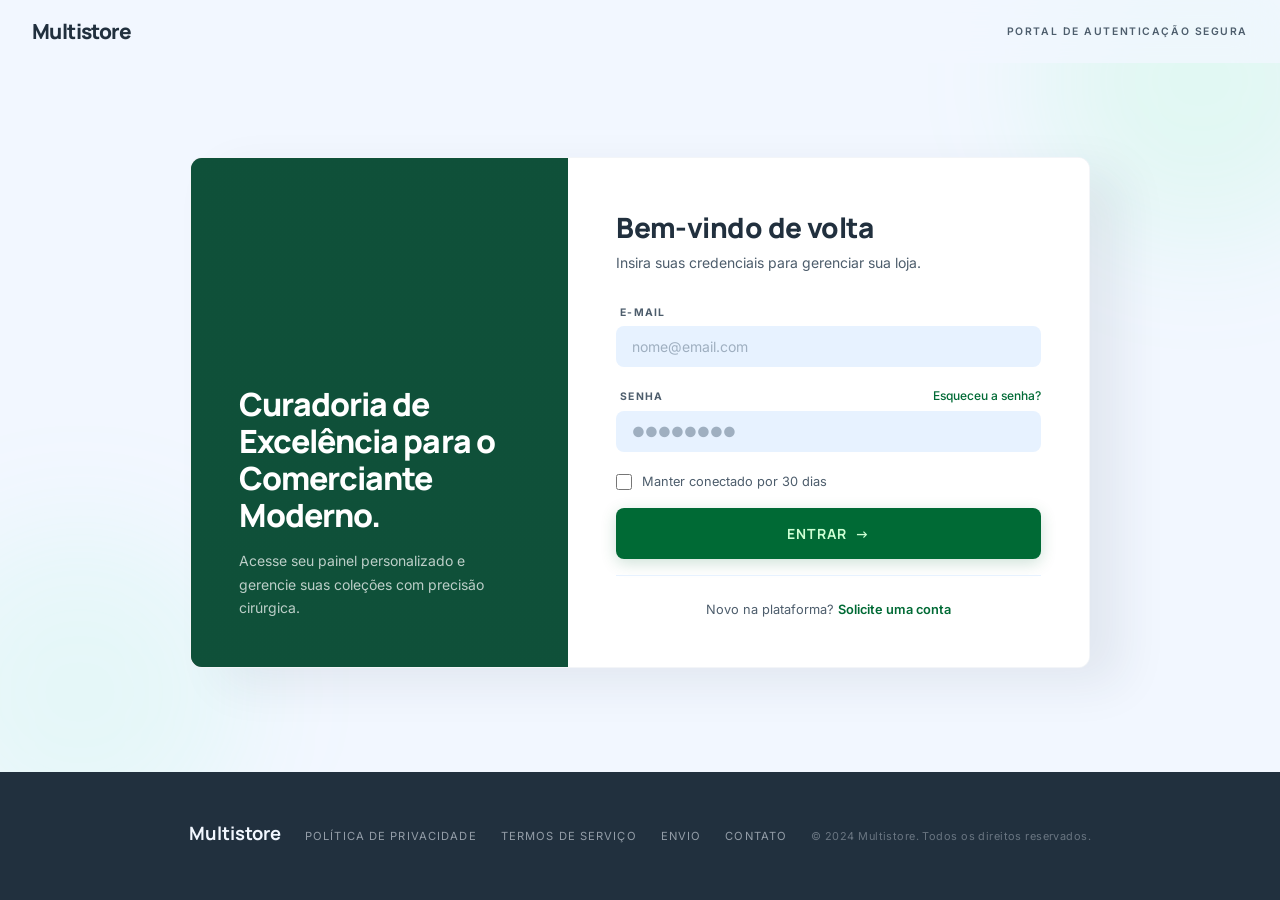
<file: index.html>
<!doctype html>
<html lang="pt-br">
  <head>
    <meta charset="UTF-8" />
    <meta name="viewport" content="width=device-width, initial-scale=1.0" />
    <title>Multistore | Vitrine</title>
    <link
      href="https://fonts.googleapis.com/css2?family=Inter:wght@400;500;600;700;800&display=swap"
      rel="stylesheet"
    />
    <link
      rel="stylesheet"
      href="https://fonts.googleapis.com/css2?family=Material+Symbols+Outlined:opsz,wght,FILL,GRAD@20..48,100..700,0..1,-50..200"
    />
    <link rel="stylesheet" href="css/base.css" />
  </head>
  <body>
    <nav class="barra-navegacao">
      <div class="container-nav">
        <div class="marca-logo">MULTISTORE</div>
        <div class="menu-principal">
          <a href="#" class="link-nav ativo">Início</a>
          <a href="#" class="link-nav">Novidades</a>
          <a href="#" class="link-nav">Sobre</a>
        </div>
        <div class="ferramentas-nav">
          <div class="barra-busca">
            <span class="material-symbols-outlined">search</span>
            <input
              type="text"
              id="input-busca"
              placeholder="Buscar no catálogo"
            />
          </div>
          <div class="icones-usuarios">
            <a href="">
              <span class="material-symbols-outlined">favorite</span>
            </a>
            <a href="/carrinho.html">
              <span class="material-symbols-outlined">shopping_cart</span>
            </a>
            <a href="/perfil.html">
              <span class="material-symbols-outlined">person</span>
            </a>
          </div>
        </div>
      </div>
    </nav>

    <main class="layout-principal">
      <aside class="barra-lateral">
        <div class="lateral-fixa">
          <section class="secao-filtro">
            <h3 class="titulo-secao">Categorias</h3>
            <nav class="lista-categorias">
              <a href="#" class="item-categoria" data-categoria="2">
                <span class="material-symbols-outlined">devices</span>
                Eletronicos
              </a>
              <a href="#" class="item-categoria" data-categoria="1">
                <span class="material-symbols-outlined">apparel</span> Roupas
              </a>
              <a href="#" class="item-categoria" data-categoria="3">
                <span class="material-symbols-outlined">home</span> Moveis
              </a>
              <a href="#" class="item-categoria" data-categoria="4">
                <span class="material-symbols-outlined">footprint</span>
                Calçados
              </a>
              <a href="#" class="item-categoria" data-categoria="5">
                <span class="material-symbols-outlined">category</span> Diversos
              </a>
            </nav>
          </section>

          <section class="secao-filtro">
            <h3 class="titulo-secao">Faixa de Preço</h3>
            <div class="controle-preco">
              <div class="preco-rotulos">
                <span id="preco-min-display">R$ 0</span>
                <span>—</span>
                <span id="preco-max-display">R$ 5.000</span>
              </div>
              <div class="preco-inputs">
                <input
                  type="number"
                  id="preco-min-input"
                  class="preco-input"
                  placeholder="0"
                  value="0"
                  min="0"
                  max="5000"
                />
                <span>até</span>
                <input
                  type="number"
                  id="preco-max-input"
                  class="preco-input"
                  placeholder="5000"
                  value="5000"
                  min="0"
                  max="5000"
                />
              </div>
              <button id="btn-filtrar-preco" class="btn-filtrar-preco">
                Aplicar Filtro
              </button>
            </div>
          </section>
        </div>
      </aside>

      <section class="conteudo-vitrine">
        <div id="produtos-grid"></div>

        <nav class="paginacao">
          <button id="btn-anterior" class="botao-pagina" disabled>
            <span class="material-symbols-outlined">chevron_left</span>
          </button>
          <div class="numeros-pagina">
            <span id="indicador-pagina" class="num-pagina ativo">1</span>
          </div>
          <button id="btn-proximo" class="botao-pagina">
            <span class="material-symbols-outlined">chevron_right</span>
          </button>
        </nav>
      </section>
    </main>

    <footer class="rodape">
      <div class="rodape-inner">
        <span class="rodape-marca">The Precision Merchant</span>
        <div class="rodape-links">
          <a href="#">Política de Privacidade</a>
          <a href="#">Termos de Serviço</a>
          <a href="#">Envio</a>
          <a href="#">Fale Conosco</a>
        </div>
        <span class="rodape-copy"
          >© 2024 The Precision Merchant. Todos os direitos reservados.</span
        >
      </div>
    </footer>

    <script src="js/api/config.js"></script>
    <script src="js/api/produtos.js"></script>
    <script src="js/ui/vitrine.js"></script>
    <script src="js/ui/perfil.js"></script>
  </body>
</html>
</file>
<file: css/base.css>
:root {
  --primario: #006a35;
  --primario-escuro: #005c2d;
  --on-primario: #cdffd4;
  --superficie: #f2f7ff;
  --superficie-brilhante: #ffffff;
  --superficie-container: #d7eaff;
  --superficie-ct-baixo: #e7f2ff;
  --on-superficie: #21303e;
  --on-superficie-var: #4d5d6c;
  --contorno-var: #9fafc0;
  --erro: #b31b25;
  --fonte-corpo: 'Inter', sans-serif;
  --raio: 12px;
  --raio-sm: 8px;
}

* { margin: 0; padding: 0; box-sizing: border-box; }

body {
  font-family: var(--fonte-corpo);
  background-color: var(--superficie);
  color: var(--on-superficie);
}

/* ── NAVBAR ── */
.barra-navegacao {
  background: var(--superficie-brilhante);
  border-bottom: 1px solid var(--contorno-var);
  padding: 1rem 0;
  position: sticky;
  top: 0;
  z-index: 100;
}

.container-nav {
  max-width: 1200px;
  margin: 0 auto;
  display: flex;
  justify-content: space-between;
  align-items: center;
  padding: 0 20px;
}

.marca-logo { font-weight: 800; font-size: 1.5rem; color: var(--primario); }

.menu-principal { display: flex; gap: 25px; }

.link-nav {
  text-decoration: none;
  color: var(--on-superficie);
  font-weight: 500;
  font-size: 0.95rem;
}

.link-nav.ativo { color: var(--primario); font-weight: 700; }

.ferramentas-nav { display: flex; align-items: center; gap: 20px; }

.barra-busca {
  background: var(--superficie-ct-baixo);
  padding: 8px 15px;
  border-radius: 20px;
  display: flex;
  align-items: center;
  gap: 8px;
}

.barra-busca input {
  background: none; border: none; outline: none;
  font-size: 0.9rem; color: var(--on-superficie);
}

.barra-busca input::placeholder { color: var(--on-superficie-var); }

.icones-usuarios { display: flex; gap: 15px; color: var(--on-superficie); }
.icones-usuarios span { cursor: pointer; }
.icones-usuarios span:hover { color: var(--primario); }

/* ── LAYOUT ── */
.layout-principal {
  display: flex;
  max-width: 1200px;
  margin: 40px auto;
  gap: 40px;
  padding: 0 20px;
}

/* ── SIDEBAR ── */
.barra-lateral { width: 200px; flex-shrink: 0; }

.titulo-secao {
  font-size: 0.75rem;
  text-transform: uppercase;
  letter-spacing: 1px;
  color: var(--on-superficie-var);
  margin-bottom: 15px;
}

.secao-filtro { margin-bottom: 28px; }

.lista-categorias {
  display: flex;
  flex-direction: column;
  gap: 4px;
  margin-bottom: 30px;
}

.item-categoria {
  text-decoration: none;
  color: var(--on-superficie);
  display: flex;
  align-items: center;
  gap: 10px;
  padding: 8px 10px;
  border-radius: var(--raio-sm);
  font-size: 0.9rem;
  transition: 0.2s;
}

.item-categoria .material-symbols-outlined { font-size: 18px; color: var(--on-superficie-var); }
.item-categoria.ativa { background: var(--primario); color: white; }
.item-categoria.ativa .material-symbols-outlined { color: white; }
.item-categoria:hover:not(.ativa) { background: var(--superficie-container); }


.conteudo-vitrine { flex: 1; min-width: 0; }


#produtos-grid {
  display: grid;
  grid-template-columns: repeat(3, 1fr);
  gap: 20px;
}


.card-produto {
  background: var(--superficie-brilhante);
  border-radius: var(--raio);
  overflow: hidden;
  box-shadow: 0 4px 6px -1px rgba(0,0,0,0.08);
  transition: transform 0.2s, box-shadow 0.2s;
  display: flex;
  flex-direction: column;
}

.card-produto:hover {
  transform: translateY(-5px);
  box-shadow: 0 10px 15px -3px rgba(0,0,0,0.12);
}

.imagem-produto {
  width: 100%;
  height: 200px;
  object-fit: cover;
  background: var(--superficie-container);
  display: block;
}

.info-produto { padding: 15px; display: flex; flex-direction: column; flex: 1; }

.categoria-produto {
  font-size: 0.68rem;
  text-transform: uppercase;
  letter-spacing: 1px;
  color: var(--primario);
  margin-bottom: 6px;
}

.titulo-produto {
  font-size: 0.95rem;
  font-weight: 600;
  margin-bottom: 8px;
  color: var(--on-superficie);
  line-height: 1.3;
}

.preco-produto {
  font-size: 1.2rem;
  font-weight: 800;
  color: var(--primario);
  margin-top: auto;
  margin-bottom: 12px;
}

.btn-comprar {
  width: 100%;
  padding: 10px;
  background: var(--primario);
  color: white;
  border: none;
  border-radius: var(--raio-sm);
  cursor: pointer;
  font-weight: 600;
  font-size: 0.9rem;
  font-family: var(--fonte-corpo);
  transition: background 0.2s;
}

.btn-comprar:hover { background: var(--primario-escuro); }


.card-produto.destaque {
  grid-column: 1 / -1;      
  position: relative;
  flex-direction: column;
  min-height: 360px;
  overflow: hidden;
  transform: none !important; 
  box-shadow: 0 8px 24px rgba(0,0,0,0.12);
}

.card-produto.destaque .imagem-produto {
  width: 100%;
  height: 360px;
  object-fit: cover;
  display: block;
}


.card-produto.destaque .info-produto {
  position: absolute;
  bottom: 0;
  left: 0;
  right: 0;
  padding: 2rem;
  background: linear-gradient(to top, rgba(0,0,0,0.82) 0%, transparent 100%);
  color: white;
  flex: unset;
  gap: 6px;
}

.card-produto.destaque .categoria-produto {
  color: rgba(255,255,255,0.75);
  font-size: 0.68rem;
  letter-spacing: 2px;
  margin-bottom: 4px;
}

.card-produto.destaque .titulo-produto {
  font-size: 1.5rem;
  font-weight: 700;
  color: white;
  line-height: 1.2;
  margin-bottom: 6px;
}

.card-produto.destaque .preco-produto {
  font-size: 1.15rem;
  font-weight: 800;
  color: white;
  margin: 0;
}

.card-produto.destaque .btn-comprar { display: none; }


.destaque-badge {
  position: absolute;
  top: 16px;
  left: 16px;
  background: var(--primario);
  color: white;
  padding: 5px 14px;
  border-radius: 20px;
  font-size: 10px;
  font-weight: 700;
  letter-spacing: 1.5px;
  text-transform: uppercase;
  z-index: 10;
}


.controle-preco { margin-top: 12px; }

.preco-rotulos {
  display: flex;
  justify-content: space-between;
  align-items: center;
  margin-bottom: 14px;
  font-size: 13px;
  font-weight: 500;
  background: var(--superficie-ct-baixo);
  padding: 8px 12px;
  border-radius: var(--raio-sm);
}

.preco-inputs {
  display: flex;
  align-items: center;
  gap: 8px;
  margin-bottom: 14px;
}

.preco-input {
  flex: 1;
  padding: 9px 8px;
  background: var(--superficie-brilhante);
  border: 1px solid var(--contorno-var);
  border-radius: var(--raio-sm);
  color: var(--on-superficie);
  font-size: 13px;
  text-align: center;
  font-family: var(--fonte-corpo);
}

.preco-input:focus { outline: none; border-color: var(--primario); }
.preco-inputs span { color: var(--on-superficie-var); font-size: 13px; flex-shrink: 0; }

.btn-filtrar-preco {
  width: 100%;
  padding: 11px;
  background: var(--primario);
  color: white;
  border: none;
  border-radius: var(--raio-sm);
  cursor: pointer;
  font-weight: 600;
  font-size: 14px;
  font-family: var(--fonte-corpo);
  transition: all 0.2s;
}

.btn-filtrar-preco:hover { background: var(--primario-escuro); transform: translateY(-1px); }


.paginacao {
  display: flex;
  justify-content: center;
  align-items: center;
  gap: 15px;
  margin-top: 50px;
}

.botao-pagina {
  width: 40px; height: 40px;
  border-radius: 50%;
  border: 1px solid var(--contorno-var);
  background: var(--superficie-brilhante);
  cursor: pointer;
  display: flex;
  align-items: center;
  justify-content: center;
  color: var(--on-superficie);
  transition: 0.2s;
}

.botao-pagina:hover:not(:disabled) { background: var(--superficie-container); border-color: var(--primario); }
.botao-pagina:disabled { opacity: 0.3; cursor: not-allowed; }

.numeros-pagina { display: flex; gap: 8px; }

.num-pagina {
  width: 40px; height: 40px;
  display: flex; align-items: center; justify-content: center;
  border-radius: 50%;
  cursor: pointer;
  color: var(--on-superficie);
  transition: 0.2s;
}

.num-pagina.ativo { background: var(--primario); color: white; }
.num-pagina:hover:not(.ativo) { background: var(--superficie-container); }


.loading, .erro, .vazio {
  grid-column: 1 / -1;
  text-align: center;
  padding: 60px;
  background: var(--superficie-brilhante);
  border-radius: var(--raio);
  color: var(--on-superficie-var);
}

.erro { color: var(--erro); }


.rodape {
  background: #21303e;
  padding: 40px 48px;
  margin-top: auto;
}

.rodape-inner {
  display: flex;
  flex-wrap: wrap;
  align-items: center;
  justify-content: space-between;
  gap: 20px;
  max-width: 1440px;
  margin: 0 auto;
}

.rodape-marca {
  font-family: var(--fonte-titulo);
  font-weight: 700;
  font-size: 17px;
  color: #f2f7ff;
}

.rodape-links {
  display: flex;
  flex-wrap: wrap;
  gap: 20px;
}

.rodape-links a {
  font-size: 10px;
  font-weight: 600;
  letter-spacing: 1.5px;
  text-transform: uppercase;
  color: rgba(242, 247, 255, 0.55);
  text-decoration: none;
  transition: color 0.2s;
}

.rodape-links a:hover { color: var(--primario-fixo); }

.rodape-copy {
  font-size: 10px;
  letter-spacing: 1px;
  text-transform: uppercase;
  color: rgba(242, 247, 255, 0.30);
}



@media (max-width: 480px) {
    .container-nav {
        flex-direction: column;
        gap: 12px;
        padding: 0 12px;
    }
    
    .marca-logo {
        font-size: 1.2rem;
    }
    
    .menu-principal {
        gap: 12px;
        flex-wrap: wrap;
        justify-content: center;
    }
    
    .link-nav {
        font-size: 0.8rem;
    }
    
    .ferramentas-nav {
        flex-direction: column;
        width: 100%;
    }
    
    .barra-busca {
        width: 100%;
        justify-content: space-between;
    }
    
    .barra-busca input {
        flex: 1;
    }
    
    .icones-usuarios {
        justify-content: center;
        gap: 20px;
    }
    
    .layout-principal {
        padding: 0 12px;
        gap: 20px;
    }
    
    .barra-lateral {
        width: 100%;
    }
    
    .titulo-secao {
        font-size: 0.75rem;
    }
    
    .lista-categorias {
        flex-direction: row;
        flex-wrap: wrap;
        gap: 6px;
    }
    
    .item-categoria {
        font-size: 12px;
        padding: 6px 10px;
    }
    
    #produtos-grid {
        grid-template-columns: 1fr;
        gap: 16px;
    }
    
    .card-produto.destaque {
        grid-column: span 1;
    }
    
    .card-produto.destaque .imagem-produto {
        height: 200px;
    }
    
    .produto-destaque {
        flex-direction: column;
        padding: 12px;
    }
    
    .destaque-imagem {
        width: 100%;
        height: 180px;
    }
    
    .destaque-titulo {
        font-size: 18px;
    }
    
    .destaque-preco {
        font-size: 18px;
    }
    
    .btn-destaque {
        width: 100%;
    }
    
    .preco-inputs {
        flex-direction: column;
        gap: 8px;
    }
    
    .preco-input {
        width: 100%;
    }
    
    .paginacao {
        gap: 8px;
    }
    
    .botao-pagina {
        width: 32px;
        height: 32px;
    }
    
    .num-pagina {
        width: 32px;
        height: 32px;
        font-size: 12px;
    }
    
    .vitrine-titulo {
        font-size: 20px;
    }
    
    .vitrine-contador {
        font-size: 11px;
    }
    
    .btn-ordenar {
        font-size: 9px;
        padding: 5px 10px;
    }
}


@media (min-width: 481px) and (max-width: 640px) {
    .container-nav {
        flex-direction: column;
        gap: 12px;
    }
    
    .ferramentas-nav {
        flex-wrap: wrap;
        justify-content: center;
    }
    
    .layout-principal {
        flex-direction: column;
        gap: 24px;
    }
    
    .barra-lateral {
        width: 100%;
    }
    
    .lista-categorias {
        flex-direction: row;
        flex-wrap: wrap;
    }
    
    #produtos-grid {
        grid-template-columns: 1fr;
        gap: 20px;
    }
    
    .card-produto.destaque {
        grid-column: span 1;
    }
    
    .produto-destaque {
        flex-direction: column;
    }
    
    .destaque-imagem {
        width: 100%;
        height: 200px;
    }
}


@media (min-width: 641px) and (max-width: 768px) {
    .container-nav {
        flex-wrap: wrap;
        justify-content: space-between;
    }
    
    .ferramentas-nav {
        width: 100%;
        justify-content: space-between;
    }
    
    .layout-principal {
        flex-direction: column;
        gap: 30px;
    }
    
    .barra-lateral {
        width: 100%;
    }
    
    .lista-categorias {
        flex-direction: row;
        flex-wrap: wrap;
        gap: 10px;
    }
    
    #produtos-grid {
        grid-template-columns: repeat(2, 1fr);
        gap: 20px;
    }
    
    .card-produto.destaque {
        grid-column: span 1;
    }
    
    .produto-destaque {
        flex-direction: row;
    }
    
    .destaque-imagem {
        width: 45%;
        height: 200px;
    }
}


@media (min-width: 769px) and (max-width: 900px) {
    .container-nav {
        padding: 0 20px;
    }
    
    .layout-principal {
        gap: 30px;
        padding: 0 20px;
    }
    
    .barra-lateral {
        width: 220px;
    }
    
    .lista-categorias {
        gap: 8px;
    }
    
    .item-categoria {
        font-size: 12px;
        padding: 6px 8px;
    }
    
    #produtos-grid {
        grid-template-columns: repeat(2, 1fr);
        gap: 20px;
    }
    
    .card-produto.destaque {
        grid-column: span 2;
    }
    
    .card-produto.destaque .imagem-produto {
        height: 280px;
    }
    
    .produto-destaque {
        flex-direction: row;
        padding: 16px;
    }
    
    .destaque-imagem {
        width: 50%;
        height: 240px;
    }
}


@media (min-width: 901px) and (max-width: 1024px) {
    .container-nav {
        max-width: 100%;
        padding: 0 24px;
    }
    
    .layout-principal {
        max-width: 100%;
        padding: 0 24px;
        gap: 30px;
    }
    
    .barra-lateral {
        width: 220px;
    }
    
    #produtos-grid {
        grid-template-columns: repeat(3, 1fr);
        gap: 20px;
    }
    
    .card-produto.destaque .imagem-produto {
        height: 280px;
    }
    
    .destaque-imagem {
        height: 240px;
    }
}


@media (min-width: 1025px) and (max-width: 1200px) {
    .container-nav {
        max-width: 1100px;
    }
    
    .layout-principal {
        max-width: 1100px;
        gap: 40px;
    }
    
    .barra-lateral {
        width: 240px;
    }
    
    #produtos-grid {
        gap: 24px;
    }
    
    .card-produto.destaque .imagem-produto {
        height: 300px;
    }
    
    .destaque-imagem {
        height: 260px;
    }
}


@media (min-width: 1201px) and (max-width: 1440px) {
    .container-nav {
        max-width: 1200px;
    }
    
    .layout-principal {
        max-width: 1200px;
        gap: 50px;
    }
    
    .barra-lateral {
        width: 260px;
    }
    
    #produtos-grid {
        gap: 30px;
    }
    
    .card-produto.destaque .imagem-produto {
        height: 320px;
    }
    
    .destaque-imagem {
        height: 280px;
    }
}
</file>
<file: css/layout.css>
/* ============================================================
   THE PRECISION MERCHANT — CSS Unificado
   Cobre: login, cadastro, produto, carrinho, perfil, admin
   ============================================================ */

/* ── 1. DESIGN TOKENS ── */
:root {
  --primary: #006a35;
  --primary-dim: #005c2d;
  --on-primary: #cdffd4;
  --primary-container: #6bfe9c;

  --surface: #f2f7ff;
  --surface-lowest: #ffffff;
  --surface-low: #e7f2ff;
  --surface-container: #d7eaff;
  --surface-high: #cfe5fc;
  --surface-highest: #c8e0f8;
  --surface-dim: #bed7f1;

  --on-surface: #21303e;
  --on-surface-var: #4d5d6c;
  --outline: #697988;
  --outline-var: #9fafc0;
  --error: #b31b25;

  --fonte-titulo: "Manrope", sans-serif;
  --fonte-corpo: "Inter", sans-serif;

  --cabecalho-h: 72px;
  --max-largura: 1440px;
  --raio-full: 12px;
  --raio-xl: 8px;
  --raio-lg: 4px;
}

/* ── 2. RESET & BASE ── */
*,
*::before,
*::after {
  margin: 0;
  padding: 0;
  box-sizing: border-box;
}

body {
  font-family: var(--fonte-corpo);
  background: var(--surface);
  color: var(--on-surface);
  min-height: 100vh;
  line-height: 1.5;
}

a {
  text-decoration: none;
  color: inherit;
}
h1,
h2,
h3,
h4 {
  font-family: var(--fonte-titulo);
}

.material-symbols-outlined {
  font-variation-settings:
    "FILL" 0,
    "wght" 400,
    "GRAD" 0,
    "opsz" 24;
  user-select: none;
}

/* ── 3. CABEÇALHO (produto / carrinho) ── */
.cabecalho {
  position: sticky;
  top: 0;
  z-index: 50;
  height: var(--cabecalho-h);
  background: rgba(242, 247, 255, 0.75);
  backdrop-filter: blur(20px);
  border-bottom: 1px solid rgba(159, 175, 192, 0.25);
}
.cabecalho-inner {
  max-width: var(--max-largura);
  margin: 0 auto;
  padding: 0 32px;
  height: 100%;
  display: flex;
  align-items: center;
  justify-content: space-between;
  gap: 24px;
}
.cabecalho-marca {
  font-weight: 800;
  font-size: 1.3rem;
  color: var(--on-surface);
  letter-spacing: -0.03em;
  white-space: nowrap;
}
.cabecalho-nav {
  display: flex;
  gap: 32px;
}
.nav-link {
  font-weight: 700;
  font-size: 0.875rem;
  color: var(--on-surface);
  opacity: 0.65;
  letter-spacing: -0.01em;
  transition: opacity 0.2s;
}
.nav-link:hover {
  opacity: 1;
}
.nav-link-ativo {
  opacity: 1;
  border-bottom: 2px solid var(--primary);
  padding-bottom: 2px;
}

.cabecalho-acoes {
  display: flex;
  gap: 6px;
  align-items: center;
}
.icone-btn {
  position: relative;
  width: 40px;
  height: 40px;
  border-radius: 50%;
  border: none;
  background: transparent;
  cursor: pointer;
  display: flex;
  align-items: center;
  justify-content: center;
  color: var(--on-surface);
  transition: background 0.15s;
}
.icone-btn:hover {
  background: var(--surface-low);
}
.icone-btn-primario {
  background: var(--on-surface);
  color: var(--surface);
}
.icone-btn-primario:hover {
  background: var(--on-surface-var);
}

.carrinho-badge {
  position: absolute;
  top: 2px;
  right: 2px;
  min-width: 18px;
  height: 18px;
  border-radius: 9px;
  background: var(--primary);
  color: #fff;
  font-size: 10px;
  font-weight: 700;
  display: inline-flex;
  align-items: center;
  justify-content: center;
  padding: 0 3px;
}

/* ── 4. BREADCRUMB ── */
.breadcrumb {
  max-width: var(--max-largura);
  margin: 0 auto;
  padding: 16px 32px;
  display: flex;
  align-items: center;
  gap: 8px;
  font-size: 0.7rem;
  text-transform: uppercase;
  letter-spacing: 0.1em;
  color: var(--on-surface-var);
}
.breadcrumb a {
  color: var(--on-surface-var);
  transition: color 0.15s;
}
.breadcrumb a:hover {
  color: var(--on-surface);
}
.breadcrumb .sep {
  color: var(--outline-var);
}
.breadcrumb .atual {
  color: var(--on-surface);
}

/* ── 5. RODAPÉ COMPARTILHADO ── */
.rodape,
.footer-login,
.site-footer {
  background: var(--on-surface);
  padding: 48px 32px;
  margin-top: auto;
}
.rodape-inner,
.footer-content,
.footer-container {
  max-width: var(--max-largura);
  margin: 0 auto;
  display: flex;
  justify-content: space-between;
  align-items: center;
  gap: 24px;
  flex-wrap: wrap;
}
.rodape-marca,
.footer-logo,
.footer-logo h3 {
  font-weight: 700;
  font-size: 1.15rem;
  color: var(--surface);
  font-family: var(--fonte-titulo);
}
.rodape-links,
.footer-links {
  display: flex;
  gap: 24px;
  flex-wrap: wrap;
  justify-content: center;
}
.rodape-links a,
.footer-links a {
  font-size: 0.7rem;
  text-transform: uppercase;
  letter-spacing: 0.1em;
  color: rgba(242, 247, 255, 0.55);
  transition: color 0.15s;
}
.rodape-links a:hover,
.footer-links a:hover {
  color: var(--primary-container);
}
.rodape-copy,
.copyright,
.footer-copyright {
  font-size: 0.68rem;
  color: rgba(242, 247, 255, 0.35);
  letter-spacing: 0.04em;
}

/* Admin footer (sem classe, via elemento) */
.admin-wrapper > footer,
body > footer {
  background: var(--on-surface);
  padding: 32px;
  display: flex;
  justify-content: space-between;
  align-items: center;
  flex-wrap: wrap;
  gap: 20px;
}
body > footer h3 {
  font-size: 1rem;
  font-weight: 700;
  color: var(--surface);
  margin-bottom: 4px;
}
body > footer .copy {
  font-size: 0.65rem;
  color: rgba(242, 247, 255, 0.35);
}
body > footer .links {
  display: flex;
  gap: 20px;
  flex-wrap: wrap;
}
body > footer .links a {
  font-size: 0.68rem;
  text-transform: uppercase;
  letter-spacing: 0.08em;
  color: rgba(242, 247, 255, 0.55);
}
body > footer .links a:hover {
  color: var(--primary-container);
}

/* ── 6. TOAST ── */
#toast-container {
  position: fixed;
  bottom: 24px;
  right: 24px;
  z-index: 1000;
  display: flex;
  flex-direction: column;
  gap: 8px;
}
.toast-mensagem {
  background: var(--on-surface);
  color: var(--surface);
  padding: 14px 20px;
  border-radius: var(--raio-xl);
  font-size: 0.875rem;
  box-shadow: 0 4px 16px rgba(0, 0, 0, 0.2);
  animation: toast-in 0.2s ease;
}
.toast-mensagem.erro {
  background: var(--error);
}
.toast-mensagem.info,
.toast-mensagem.sucesso {
  background: var(--primary);
  color: var(--on-primary);
}
@keyframes toast-in {
  from {
    opacity: 0;
    transform: translateY(8px);
  }
  to {
    opacity: 1;
    transform: translateY(0);
  }
}

/* ── 7. LOGIN / CADASTRO ── */
.login-body {
  display: flex;
  flex-direction: column;
  min-height: 100vh;
  background: var(--surface);
  margin: 0;
}

/* Header fixo das páginas de auth */
.header-login {
  position: fixed;
  top: 0;
  width: 100%;
  z-index: 50;
  background: rgba(242, 247, 255, 0.75);
  backdrop-filter: blur(20px);
}
.header-content {
  max-width: var(--max-largura);
  margin: 0 auto;
  display: flex;
  justify-content: space-between;
  align-items: center;
  padding: 16px 32px;
}
.logo h1 {
  font-size: 1.3rem;
  font-weight: 800;
  color: var(--on-surface);
  letter-spacing: -0.03em;
}
.portal-tag {
  font-size: 0.65rem;
  font-weight: 600;
  text-transform: uppercase;
  letter-spacing: 0.15em;
  color: var(--on-surface-var);
}
.header-links {
  display: flex;
  gap: 24px;
}
.header-links a {
  font-weight: 700;
  font-size: 0.875rem;
  color: var(--on-surface);
  opacity: 0.65;
  transition: opacity 0.15s;
}
.header-links a:hover {
  opacity: 1;
}

.portal-img-cadastro,
.portal-img-perfil {
  display: flex;
  gap: 12px;
  align-items: center;
}
.portal-img-cadastro img,
.portal-img-perfil img {
  width: 24px;
  height: 24px;
  object-fit: contain;
}

/* Área de conteúdo principal (tela cheia centralizada) */
.main-content {
  flex: 1;
  display: flex;
  align-items: center;
  justify-content: center;
  padding: 100px 24px 48px;
  position: relative;
  overflow: hidden;
}
.main-content::before,
.main-content::after {
  content: "";
  position: absolute;
  border-radius: 50%;
  filter: blur(60px);
  pointer-events: none;
}
.main-content::before {
  top: -80px;
  right: -80px;
  width: 320px;
  height: 320px;
  background: rgba(107, 254, 156, 0.12);
}
.main-content::after {
  bottom: -80px;
  left: -80px;
  width: 320px;
  height: 320px;
  background: rgba(114, 251, 189, 0.1);
}

/* Containers (card) */
.login-container,
.cadastro-container {
  width: 100%;
  max-width: 900px;
  display: flex;
  border-radius: var(--raio-full);
  overflow: hidden;
  background: var(--surface-lowest);
  box-shadow: 32px 16px 48px rgba(33, 48, 62, 0.08);
  border: 1px solid rgba(159, 175, 192, 0.12);
  position: relative;
  z-index: 1;
}
.cadastro-container {
  max-width: 1100px;
}

/* Painel visual (esquerda com imagem) */
.panel-visual,
.panel-visual-cadastro {
  flex: none;
  width: 42%;
  min-height: 480px;
  background: var(--on-surface);
  background-image:
    linear-gradient(rgba(0, 106, 53, 0.55), rgba(0, 106, 53, 0.55)),
    url("https://lh3.googleusercontent.com/aida-public/[base64]");
  background-size: cover;
  background-position: center;
  display: flex;
  flex-direction: column;
  justify-content: flex-end;
  padding: 48px;
  color: #fff;
}
.panel-visual-cadastro {
  background-image:
    linear-gradient(rgba(0, 106, 53, 0.55), rgba(0, 106, 53, 0.55)),
    url("https://lh3.googleusercontent.com/aida-public/[base64]");
}
.visual-content h2 {
  font-size: 2rem;
  font-weight: 800;
  color: #fff;
  letter-spacing: -0.03em;
  line-height: 1.15;
  margin-bottom: 16px;
}
.visual-content p {
  font-size: 0.875rem;
  color: rgba(255, 255, 255, 0.72);
  line-height: 1.65;
  max-width: 280px;
}

/* Painel do formulário */
.panel-form {
  flex: 1;
  padding: 48px;
  display: flex;
  flex-direction: column;
  justify-content: center;
  background: var(--surface-lowest);
}
.panel-form-cadastro {
  flex: 1;
  padding: 40px 48px;
  display: flex;
  flex-direction: column;
  justify-content: center;
  background: var(--surface-lowest);
}

.form-header {
  margin-bottom: 32px;
}
.form-header h1 {
  font-size: 1.75rem;
  font-weight: 800;
  color: var(--on-surface);
  letter-spacing: -0.02em;
  margin-bottom: 4px;
}
.form-header p {
  font-size: 0.875rem;
  color: var(--on-surface-var);
}

.form-header-cadastro {
  margin-bottom: 32px;
  display: flex;
  flex-direction: column-reverse;
  gap: 4px;
}
.form-header-cadastro h1 {
  font-size: 1.75rem;
  font-weight: 800;
  color: var(--on-surface);
  letter-spacing: -0.02em;
}
.form-header-cadastro p {
  font-size: 0.65rem;
  font-weight: 700;
  text-transform: uppercase;
  letter-spacing: 0.15em;
  color: var(--primary);
}

/* Inputs */
.input-group {
  margin-bottom: 20px;
  display: flex;
  flex-direction: column;
  gap: 6px;
}
.input-group label {
  font-size: 0.65rem;
  font-weight: 700;
  text-transform: uppercase;
  letter-spacing: 0.12em;
  color: var(--on-surface-var);
  padding: 0 4px;
}
.input-group input,
.input-wrapper input {
  width: 100%;
  background: var(--surface-low);
  border: none;
  border-radius: var(--raio-xl);
  padding: 12px 16px;
  font-size: 0.875rem;
  color: var(--on-surface);
  font-family: var(--fonte-corpo);
  outline: none;
  transition:
    background 0.15s,
    box-shadow 0.15s;
}
.input-group input:focus,
.input-wrapper input:focus {
  background: var(--surface-lowest);
  box-shadow: 0 0 0 2px rgba(0, 106, 53, 0.2);
}
.input-group input::placeholder,
.input-wrapper input::placeholder {
  color: var(--outline-var);
}

.label-wrapper {
  display: flex;
  justify-content: space-between;
  align-items: center;
}
.link-secondary {
  font-size: 0.75rem;
  font-weight: 500;
  color: var(--primary);
}
.link-secondary:hover {
  text-decoration: underline;
}

.input-row {
  display: flex;
  gap: 16px;
}
.input-row .input-group {
  flex: 1;
}

.checkbox-group,
.checkbox-group-cadastro {
  display: flex;
  align-items: flex-start;
  gap: 10px;
  margin: 16px 0;
  font-size: 0.8rem;
  color: var(--on-surface-var);
  line-height: 1.5;
}
.checkbox-group input,
.checkbox-group-cadastro input {
  width: 16px;
  height: 16px;
  flex-shrink: 0;
  margin-top: 2px;
  accent-color: var(--primary);
}
.checkbox-group a,
.checkbox-group-cadastro a {
  color: var(--primary);
  font-weight: 600;
}

.span-required {
  display: none;
  color: var(--error);
  font-size: 0.72rem;
  margin-top: 2px;
  font-weight: 500;
}
.validation-message {
  display: flex;
  align-items: center;
  gap: 6px;
  margin-top: 4px;
  color: var(--primary);
  font-size: 0.65rem;
  font-weight: 700;
  letter-spacing: 0.08em;
  text-transform: uppercase;
}
.validation-message img {
  width: 14px;
  height: 14px;
}
.hidden {
  display: none !important;
}

/* Botão principal */
.btn-primary {
  width: 100%;
  background: var(--primary);
  color: var(--on-primary);
  border: none;
  border-radius: var(--raio-xl);
  padding: 16px;
  font-family: var(--fonte-titulo);
  font-weight: 700;
  font-size: 0.875rem;
  letter-spacing: 0.08em;
  text-transform: uppercase;
  cursor: pointer;
  display: flex;
  justify-content: center;
  align-items: center;
  gap: 8px;
  transition:
    background 0.15s,
    transform 0.1s;
  box-shadow: 0 4px 16px rgba(0, 106, 53, 0.2);
  margin-top: 8px;
}
.btn-primary:hover {
  background: var(--primary-dim);
}
.btn-primary:active {
  transform: scale(0.98);
}

.form-footer {
  text-align: center;
  padding-top: 24px;
  border-top: 1px solid var(--surface-low);
  font-size: 0.8rem;
  color: var(--on-surface-var);
  margin-top: 16px;
}
.form-footer a {
  color: var(--primary);
  font-weight: 600;
}
.form-footer a:hover {
  text-decoration: underline;
}

/* ── 8. PERFIL (sidebar + conteúdo) ── */
.perfil-body {
  display: flex;
  flex-direction: column;
  min-height: 100vh;
}
.main-layout {
  display: flex;
  gap: 32px;
  padding: 100px 32px 48px;
  max-width: var(--max-largura);
  margin: 0 auto;
  width: 100%;
  flex: 1;
}
.sidebar {
  width: 220px;
  flex-shrink: 0;
  background: var(--surface-lowest);
  border-radius: var(--raio-full);
  padding: 24px;
  position: sticky;
  top: calc(var(--cabecalho-h) + 24px);
  height: fit-content;
}
.sidebar-header {
  margin-bottom: 24px;
  padding: 0 4px;
}
.sidebar-header h3 {
  font-size: 1rem;
  font-weight: 700;
  color: var(--on-surface);
  margin-bottom: 2px;
}
.sidebar-header p {
  font-size: 0.7rem;
  color: var(--on-surface-var);
  opacity: 0.7;
  text-transform: uppercase;
  letter-spacing: 0.05em;
}
.sidebar-nav,
.nav-perfil {
  display: flex;
  flex-direction: column;
  gap: 4px;
}
.nav-item {
  display: flex;
  align-items: center;
  gap: 12px;
  padding: 10px 16px;
  color: var(--on-surface);
  opacity: 0.6;
  border-radius: var(--raio-xl);
  font-size: 0.875rem;
  font-weight: 500;
  transition: all 0.2s;
}
.nav-item:hover {
  background: var(--surface-low);
  opacity: 0.9;
}
.nav-item.active {
  background: var(--primary-container);
  color: var(--on-surface);
  opacity: 1;
}
.btn-primary-sidebar {
  width: 100%;
  margin-top: 24px;
  background: var(--primary);
  color: var(--on-primary);
  border: none;
  border-radius: var(--raio-xl);
  padding: 12px 16px;
  font-size: 0.75rem;
  font-weight: 700;
  font-family: var(--fonte-titulo);
  text-transform: uppercase;
  letter-spacing: 0.1em;
  cursor: pointer;
  transition: background 0.15s;
}
.btn-primary-sidebar:hover {
  background: var(--primary-dim);
}
.sidebar-btn {
  margin-top: 24px;
}

.content-area {
  flex: 1;
  min-width: 0;
  display: flex;
  flex-direction: column;
  gap: 24px;
}

/* Profile card */
.profile-card {
  background: var(--surface-lowest);
  border-radius: var(--raio-full);
  padding: 40px;
  position: relative;
  overflow: hidden;
}
.bg-circle {
  position: absolute;
  top: -60px;
  right: -60px;
  width: 240px;
  height: 240px;
  border-radius: 50%;
  background: rgba(107, 254, 156, 0.15);
  filter: blur(40px);
  pointer-events: none;
}
.profile-info-wrapper {
  display: flex;
  align-items: center;
  gap: 28px;
  flex-wrap: wrap;
  position: relative;
  z-index: 1;
}
.profile-avatar-container {
  position: relative;
  flex-shrink: 0;
}
.profile-img {
  width: 96px;
  height: 96px;
  border-radius: 50%;
  object-fit: cover;
  background: var(--surface-highest);
  display: block;
}
.verified-badge {
  position: absolute;
  bottom: 0;
  right: 0;
  width: 28px;
  height: 28px;
  border-radius: 50%;
  background: var(--primary);
  display: flex;
  align-items: center;
  justify-content: center;
  border: 2px solid var(--surface-lowest);
}
.verified-badge .material-symbols-outlined {
  font-size: 14px;
  color: var(--on-primary);
}
.profile-details {
  flex: 1;
  min-width: 0;
}
.profile-label {
  font-size: 0.65rem;
  font-weight: 700;
  text-transform: uppercase;
  letter-spacing: 0.12em;
  color: var(--primary);
  display: block;
  margin-bottom: 4px;
}
.profile-details h1 {
  font-size: 1.75rem;
  font-weight: 800;
  color: var(--on-surface);
  letter-spacing: -0.02em;
  margin-bottom: 8px;
}
.profile-meta {
  display: flex;
  align-items: center;
  gap: 12px;
  flex-wrap: wrap;
  font-size: 0.8rem;
  color: var(--on-surface-var);
}
.profile-meta span {
  display: flex;
  align-items: center;
  gap: 4px;
}
.profile-meta .material-symbols-outlined {
  font-size: 16px;
}
.separator {
  color: var(--outline-var);
}
.profile-actions {
  display: flex;
  gap: 12px;
  align-items: center;
  flex-wrap: wrap;
}
.btn-secondary {
  width: 100%;
  background: transparent;
  border: 1px solid var(--outline-var);
  border-radius: var(--raio-xl);
  padding: 10px 20px;
  font-size: 0.875rem;
  font-weight: 600;
  color: var(--on-surface);
  cursor: pointer;
  transition: border-color 0.15s;
  font-family: var(--fonte-corpo);
}
.btn-secondary:hover {
  border-color: var(--on-surface);
}
.edit-btn {
  display: flex;
  align-items: center;
  gap: 6px;
  background: var(--primary);
  color: var(--on-primary);
  border: none;
  border-radius: var(--raio-xl);
  padding: 10px 20px;
  font-size: 0.875rem;
  font-weight: 700;
  cursor: pointer;
  transition: background 0.15s;
  font-family: var(--fonte-titulo);
}
.edit-btn:hover {
  background: var(--primary-dim);
}

/* Orders section */
.orders-section {
  background: var(--surface-lowest);
  border-radius: var(--raio-full);
  padding: 32px 40px;
}
.section-header {
  display: flex;
  justify-content: space-between;
  align-items: center;
  margin-bottom: 24px;
}
.section-header h2 {
  font-size: 1.1rem;
  font-weight: 700;
  color: var(--on-surface);
}
.link-primary {
  font-size: 0.72rem;
  font-weight: 700;
  text-transform: uppercase;
  letter-spacing: 0.08em;
  color: var(--primary);
}
.link-primary:hover {
  text-decoration: underline;
}

.table-container {
  overflow-x: auto;
}
.orders-table {
  width: 100%;
  border-collapse: collapse;
  font-size: 0.875rem;
}
.orders-table .thead th,
.orders-table thead th {
  padding: 10px 16px;
  text-align: left;
  font-size: 0.65rem;
  font-weight: 700;
  text-transform: uppercase;
  letter-spacing: 0.1em;
  color: var(--on-surface-var);
  background: var(--surface-low);
}
.orders-table td {
  padding: 14px 16px;
  border-bottom: 1px solid var(--surface-low);
  color: var(--on-surface);
  vertical-align: middle;
}
.order-id {
  font-family: var(--fonte-titulo);
  font-weight: 700;
  font-size: 0.8rem;
}
.product-cell {
  display: flex;
  align-items: center;
  gap: 12px;
}
.product-icon {
  width: 36px;
  height: 36px;
  border-radius: var(--raio-xl);
  background: var(--surface-low);
  display: flex;
  align-items: center;
  justify-content: center;
  flex-shrink: 0;
}
.product-icon .material-symbols-outlined {
  font-size: 18px;
  color: var(--primary);
}
.product-name {
  font-weight: 600;
  font-size: 0.875rem;
}
.product-category {
  font-size: 0.7rem;
  color: var(--on-surface-var);
  margin-top: 2px;
}
.order-total {
  font-family: var(--fonte-titulo);
  font-weight: 700;
}
.text-right {
  text-align: right;
}

.badge {
  display: inline-flex;
  align-items: center;
  padding: 4px 10px;
  border-radius: 20px;
  font-size: 0.65rem;
  font-weight: 700;
  text-transform: uppercase;
  letter-spacing: 0.06em;
  background: var(--surface-highest);
  color: var(--on-surface-var);
}
.badge-shipped {
  background: rgba(0, 106, 53, 0.12);
  color: var(--primary);
}
.badge-processing {
  background: rgba(0, 101, 118, 0.12);
  color: #006576;
}
.badge-delivered {
  background: rgba(114, 251, 189, 0.25);
  color: #005c3d;
}

/* Stats grid */
.stats-grid {
  display: grid;
  grid-template-columns: repeat(3, 1fr);
  gap: 16px;
}
.stat-card {
  border-radius: var(--raio-full);
  padding: 28px;
  display: flex;
  align-items: center;
  gap: 20px;
}
.bg-high {
  background: var(--surface-high);
}
.bg-primary-dark {
  background: var(--on-surface);
}
.bg-highest {
  background: var(--surface-highest);
}
.stat-icon {
  font-size: 32px;
}
.text-primary {
  color: var(--primary);
}
.text-light-green {
  color: var(--primary-container);
}
.text-light-green-dim {
  color: rgba(107, 254, 156, 0.65);
}
.stat-value {
  font-family: var(--fonte-titulo);
  font-size: 1.75rem;
  font-weight: 800;
  color: var(--on-surface);
  line-height: 1;
}
.stat-label {
  font-size: 0.78rem;
  color: var(--on-surface-var);
  margin-top: 4px;
}

/* ── 9. ADMIN ── */
body:has(> aside) {
  display: flex;
  min-height: 100vh;
}
body > aside {
  height: 100vh;
  width: 256px;
  flex-shrink: 0;
  position: fixed;
  left: 0;
  top: 0;
  background: var(--surface);
  border-right: 1px solid var(--surface-container);
  display: flex;
  flex-direction: column;
  padding: 24px 16px;
  z-index: 40;
}
body > aside .brand,
body > aside > div:first-child {
  margin-bottom: 32px;
  padding: 0 16px;
}
body > aside .brand h2,
body > aside > div:first-child h2 {
  font-size: 1.05rem;
  font-weight: 700;
  color: var(--on-surface);
  margin-bottom: 2px;
}
body > aside .brand p,
body > aside > div:first-child p {
  font-size: 0.65rem;
  color: var(--on-surface-var);
  opacity: 0.6;
  text-transform: uppercase;
  letter-spacing: 0.1em;
}
body > aside nav {
  flex: 1;
  display: flex;
  flex-direction: column;
  gap: 4px;
}
body > aside nav a {
  display: flex;
  align-items: center;
  gap: 12px;
  padding: 10px 16px;
  border-radius: var(--raio-xl);
  font-size: 0.875rem;
  font-weight: 500;
  color: var(--on-surface);
  opacity: 0.6;
  transition: all 0.2s;
}
body > aside nav a:hover {
  background: var(--surface-low);
  opacity: 0.9;
}
body > aside nav a.active {
  background: var(--primary-container);
  opacity: 1;
}
.user-card {
  display: flex;
  align-items: center;
  gap: 10px;
  padding: 10px 12px;
  background: var(--surface-low);
  border-radius: var(--raio-full);
  margin-bottom: 12px;
}
.user-card img {
  width: 36px;
  height: 36px;
  border-radius: 50%;
  object-fit: cover;
  background: var(--surface-highest);
}
.user-card .name {
  font-size: 0.85rem;
  font-weight: 700;
  color: var(--on-surface);
}
.user-card .role {
  font-size: 0.65rem;
  color: var(--on-surface-var);
  text-transform: uppercase;
  letter-spacing: 0.06em;
}
.btn-add {
  width: 100%;
  background: var(--primary);
  color: var(--on-primary);
  border: none;
  border-radius: var(--raio-xl);
  padding: 12px 16px;
  font-size: 0.8rem;
  font-weight: 700;
  font-family: var(--fonte-titulo);
  cursor: pointer;
  transition: background 0.15s;
}
.btn-add:hover {
  background: var(--primary-dim);
}

/* Main do admin */
body:has(> aside) main {
  margin-left: 256px;
  flex: 1;
  min-height: 100vh;
  padding: 40px 48px;
}
body:has(> aside) main h1 {
  font-size: 2rem;
  font-weight: 800;
  color: var(--on-surface);
  letter-spacing: -0.03em;
  margin-bottom: 4px;
}
.subtitle {
  font-size: 0.875rem;
  color: var(--on-surface-var);
  margin-bottom: 32px;
}

.toolbar {
  display: flex;
  gap: 12px;
  margin-bottom: 24px;
}
.toolbar input,
.toolbar select {
  background: var(--surface-low);
  border: none;
  border-radius: var(--raio-xl);
  padding: 10px 16px;
  font-size: 0.875rem;
  color: var(--on-surface);
  outline: none;
  font-family: var(--fonte-corpo);
}
.toolbar input {
  flex: 1;
  max-width: 320px;
}
.toolbar input::placeholder {
  color: var(--outline-var);
}
.toolbar input:focus,
.toolbar select:focus {
  box-shadow: 0 0 0 2px rgba(0, 106, 53, 0.2);
}

/* Tabela admin */
.table-wrap {
  background: var(--surface-lowest);
  border-radius: var(--raio-full);
  overflow: hidden;
  box-shadow: 0 1px 4px rgba(33, 48, 62, 0.06);
  border: 1px solid var(--surface-low);
}
.table-wrap table {
  width: 100%;
  border-collapse: collapse;
  font-size: 0.875rem;
}
.table-wrap thead tr {
  background: var(--surface-low);
}
.table-wrap thead th {
  padding: 14px 20px;
  text-align: left;
  font-size: 0.65rem;
  font-weight: 700;
  text-transform: uppercase;
  letter-spacing: 0.1em;
  color: var(--on-surface-var);
}
.table-wrap tbody tr {
  border-bottom: 1px solid var(--surface-low);
  transition: background 0.15s;
}
.table-wrap tbody tr:hover {
  background: var(--surface);
}
.table-wrap td {
  padding: 14px 20px;
  vertical-align: middle;
}
.prod-img {
  width: 48px;
  height: 48px;
  border-radius: var(--raio-xl);
  background: var(--surface-highest);
  overflow: hidden;
}
.prod-img img {
  width: 100%;
  height: 100%;
  object-fit: cover;
  display: block;
}
.prod-name {
  font-weight: 600;
  color: var(--on-surface);
  font-size: 0.875rem;
}
.prod-sku {
  font-size: 0.65rem;
  color: var(--on-surface-var);
  text-transform: uppercase;
  letter-spacing: 0.06em;
  margin-top: 2px;
}
.price {
  font-family: var(--fonte-titulo);
  font-weight: 700;
  text-align: right;
}
.actions {
  text-align: center;
}
.actions button {
  background: transparent;
  border: none;
  padding: 6px 8px;
  border-radius: var(--raio-lg);
  cursor: pointer;
  color: var(--on-surface-var);
  font-size: 1rem;
  transition:
    color 0.15s,
    background 0.15s;
}
.actions button:hover {
  background: var(--surface-low);
  color: var(--primary);
}
.actions button.del:hover {
  color: var(--error);
}
.pagination {
  display: flex;
  justify-content: space-between;
  align-items: center;
  padding: 14px 20px;
  background: var(--surface-low);
  font-size: 0.8rem;
  color: var(--on-surface-var);
  border-top: 1px solid var(--surface-container);
}
.pagination strong {
  color: var(--on-surface);
}
.pagination div {
  display: flex;
  gap: 8px;
}
.pagination button {
  background: var(--surface-highest);
  border: none;
  border-radius: var(--raio-lg);
  padding: 6px 12px;
  font-size: 0.7rem;
  font-weight: 700;
  text-transform: uppercase;
  letter-spacing: 0.06em;
  color: var(--on-surface);
  cursor: pointer;
  transition: background 0.15s;
}
.pagination button:hover:not(:disabled) {
  background: var(--surface-dim);
}
.pagination button:disabled {
  opacity: 0.4;
  cursor: not-allowed;
}

/* Modal admin */
.modal-overlay {
  display: none;
  position: fixed;
  inset: 0;
  background: rgba(33, 48, 62, 0.4);
  backdrop-filter: blur(4px);
  z-index: 200;
  align-items: center;
  justify-content: center;
  padding: 24px;
}
.modal-overlay.active {
  display: flex;
}
.modal {
  background: var(--surface-lowest);
  border-radius: var(--raio-full);
  padding: 40px;
  width: 100%;
  max-width: 560px;
  max-height: 90vh;
  overflow-y: auto;
  box-shadow: 0 24px 64px rgba(33, 48, 62, 0.2);
}
.modal h2 {
  font-size: 1.5rem;
  font-weight: 800;
  color: var(--on-surface);
  letter-spacing: -0.02em;
  margin-bottom: 4px;
}
.modal-subtitle {
  font-size: 0.875rem;
  color: var(--on-surface-var);
  margin-bottom: 28px;
}
.form-group {
  margin-bottom: 20px;
  display: flex;
  flex-direction: column;
  gap: 6px;
}
.form-group label {
  font-size: 0.65rem;
  font-weight: 700;
  text-transform: uppercase;
  letter-spacing: 0.12em;
  color: var(--on-surface-var);
}
.form-group input,
.form-group select,
.form-group textarea {
  width: 100%;
  background: var(--surface-low);
  border: none;
  border-radius: var(--raio-xl);
  padding: 12px 16px;
  font-size: 0.875rem;
  color: var(--on-surface);
  font-family: var(--fonte-corpo);
  outline: none;
  transition: box-shadow 0.15s;
}
.form-group input:focus,
.form-group select:focus,
.form-group textarea:focus {
  box-shadow: 0 0 0 2px rgba(0, 106, 53, 0.2);
}
.form-group textarea {
  resize: none;
}
.form-row {
  display: flex;
  gap: 16px;
}
.form-row .form-group {
  flex: 1;
}
.btn-submit {
  width: 100%;
  background: var(--primary);
  color: var(--on-primary);
  border: none;
  border-radius: var(--raio-xl);
  padding: 16px;
  font-family: var(--fonte-titulo);
  font-weight: 700;
  font-size: 0.875rem;
  letter-spacing: 0.06em;
  text-transform: uppercase;
  cursor: pointer;
  margin-top: 8px;
  transition:
    background 0.15s,
    transform 0.1s;
  box-shadow: 0 4px 16px rgba(0, 106, 53, 0.2);
}
.btn-submit:hover {
  background: var(--primary-dim);
}
.btn-submit:active {
  transform: scale(0.98);
}
.btn-cancel {
  width: 100%;
  background: transparent;
  border: 1px solid var(--outline-var);
  border-radius: var(--raio-xl);
  padding: 14px;
  font-size: 0.875rem;
  font-weight: 600;
  color: var(--on-surface);
  cursor: pointer;
  margin-top: 8px;
  transition: border-color 0.15s;
}
.btn-cancel:hover {
  border-color: var(--on-surface);
}

/* ── 10. PRODUTO — HERO ── */
.produto-hero-section {
  max-width: var(--max-largura);
  margin: 0 auto;
  padding: 0 32px 64px;
  display: grid;
  grid-template-columns: 1fr 1fr;
  gap: 64px;
  align-items: start;
}
.estado-carregando-produto,
.estado-erro-produto {
  grid-column: 1 / -1;
  display: flex;
  flex-direction: column;
  align-items: center;
  gap: 16px;
  padding: 80px 0;
  color: var(--on-surface-var);
  font-size: 0.9rem;
}
@keyframes girar {
  to {
    transform: rotate(360deg);
  }
}
.estado-icone-girando {
  animation: girar 1s linear infinite;
  font-size: 40px;
}

.produto-galeria {
  display: flex;
  flex-direction: column;
  gap: 12px;
}
.produto-imagem-principal-wrap {
  border-radius: var(--raio-full);
  overflow: hidden;
  background: var(--surface-low);
  aspect-ratio: 4/3;
}
.produto-imagem-principal {
  width: 100%;
  height: 100%;
  object-fit: cover;
  display: block;
}
.produto-thumbnails {
  display: grid;
  grid-template-columns: 1fr 1fr;
  gap: 10px;
}
.produto-thumb {
  width: 100%;
  aspect-ratio: 4/3;
  object-fit: cover;
  border-radius: var(--raio-xl);
  background: var(--surface-low);
  cursor: pointer;
  display: block;
  transition: opacity 0.15s;
}
.produto-thumb:hover {
  opacity: 0.8;
}

.produto-info {
  display: flex;
  flex-direction: column;
  gap: 16px;
  padding-top: 8px;
}
.produto-categoria-badge {
  font-size: 0.65rem;
  font-weight: 700;
  letter-spacing: 0.15em;
  color: var(--on-surface-var);
  text-transform: uppercase;
}
.produto-titulo {
  font-size: 2.5rem;
  font-weight: 800;
  color: var(--on-surface);
  line-height: 1.1;
  letter-spacing: -0.03em;
}
.produto-preco {
  font-size: 2rem;
  font-weight: 700;
  color: var(--on-surface);
  font-family: var(--fonte-titulo);
}
.produto-divisor {
  border: none;
  border-top: 1px solid var(--outline-var);
}
.produto-historia-label {
  font-size: 0.65rem;
  font-weight: 700;
  letter-spacing: 0.15em;
  color: var(--on-surface-var);
  text-transform: uppercase;
}
.produto-descricao {
  font-size: 0.9rem;
  line-height: 1.7;
  color: var(--on-surface-var);
}
.produto-acoes {
  display: flex;
  flex-direction: column;
  gap: 12px;
  margin-top: 8px;
}

.btn-adicionar-carrinho {
  display: flex;
  align-items: center;
  justify-content: center;
  gap: 8px;
  background: var(--primary);
  color: var(--on-primary);
  border: none;
  border-radius: var(--raio-xl);
  padding: 16px 24px;
  font-size: 0.875rem;
  font-weight: 700;
  font-family: var(--fonte-titulo);
  letter-spacing: 0.05em;
  text-transform: uppercase;
  cursor: pointer;
  transition:
    background 0.15s,
    transform 0.1s;
  box-shadow: 0 4px 16px rgba(0, 106, 53, 0.2);
}
.btn-adicionar-carrinho:hover {
  background: var(--primary-dim);
}
.btn-adicionar-carrinho:active {
  transform: scale(0.98);
}

.btn-encontrar-loja {
  background: transparent;
  border: 1px solid var(--outline-var);
  border-radius: var(--raio-xl);
  padding: 14px 24px;
  font-size: 0.875rem;
  font-weight: 500;
  color: var(--on-surface);
  cursor: pointer;
  transition: border-color 0.15s;
}
.btn-encontrar-loja:hover {
  border-color: var(--on-surface);
}

.produto-garantias {
  display: grid;
  grid-template-columns: 1fr 1fr;
  gap: 10px;
  margin-top: 8px;
}
.garantia-item {
  display: flex;
  align-items: center;
  gap: 8px;
  padding: 12px;
  background: var(--surface-low);
  border-radius: var(--raio-xl);
  font-size: 0.78rem;
  font-weight: 500;
  color: var(--on-surface-var);
}
.garantia-item .material-symbols-outlined {
  font-size: 18px;
  color: var(--primary);
}

/* ── 11. PRODUTO — ESPECIFICAÇÕES ── */
.produto-specs {
  background: var(--surface-low);
  padding: 64px 32px;
}
.specs-titulo {
  max-width: var(--max-largura);
  margin: 0 auto 8px;
  font-size: 1.75rem;
  font-weight: 800;
  color: var(--on-surface);
  letter-spacing: -0.02em;
}
.specs-titulo-decoracao {
  max-width: var(--max-largura);
  margin: 0 auto 40px;
  width: 48px;
  height: 3px;
  background: var(--primary);
}
.specs-grid {
  max-width: var(--max-largura);
  margin: 0 auto;
  display: grid;
  grid-template-columns: 1fr 1fr 280px;
  gap: 20px;
}
.specs-coluna-esquerda,
.specs-coluna-direita {
  background: var(--surface-lowest);
  border-radius: var(--raio-full);
  padding: 32px;
  display: flex;
  flex-direction: column;
  gap: 32px;
}
.spec-label {
  font-size: 0.65rem;
  font-weight: 700;
  letter-spacing: 0.15em;
  color: var(--primary);
  text-transform: uppercase;
  margin-bottom: 4px;
}
.spec-valor {
  font-family: var(--fonte-titulo);
  font-size: 1.05rem;
  font-weight: 700;
  color: var(--on-surface);
  margin-bottom: 2px;
}
.spec-detalhe {
  font-size: 0.8rem;
  color: var(--on-surface-var);
  line-height: 1.5;
}
.specs-imagem-card {
  position: relative;
  border-radius: var(--raio-full);
  overflow: hidden;
  background: var(--surface-highest);
  min-height: 200px;
}
.specs-imagem-card img {
  width: 100%;
  height: 100%;
  object-fit: cover;
  display: block;
}
.specs-imagem-label {
  position: absolute;
  bottom: 20px;
  left: 20px;
}
.specs-imagem-sublabel {
  font-size: 0.65rem;
  text-transform: uppercase;
  letter-spacing: 0.15em;
  color: rgba(255, 255, 255, 0.7);
  margin-bottom: 2px;
}
.specs-imagem-titulo {
  font-family: var(--fonte-titulo);
  font-size: 1.1rem;
  font-weight: 700;
  color: #fff;
}

/* ── 12. PRODUTO — RELACIONADOS ── */
.produto-relacionados {
  max-width: var(--max-largura);
  margin: 0 auto;
  padding: 64px 32px;
}
.relacionados-header {
  display: flex;
  justify-content: space-between;
  align-items: flex-end;
  margin-bottom: 32px;
}
.relacionados-titulo {
  font-size: 1.5rem;
  font-weight: 800;
  color: var(--on-surface);
  letter-spacing: -0.02em;
}
.relacionados-subtitulo {
  font-size: 0.85rem;
  color: var(--on-surface-var);
  margin-top: 4px;
}
.relacionados-link {
  font-size: 0.7rem;
  font-weight: 700;
  letter-spacing: 0.12em;
  color: var(--primary);
  text-transform: uppercase;
}
.relacionados-link:hover {
  text-decoration: underline;
}
.grade-relacionados {
  display: grid;
  grid-template-columns: repeat(4, 1fr);
  gap: 24px;
}
.card-relacionado {
  cursor: pointer;
  transition: transform 0.15s;
}
.card-relacionado:hover {
  transform: translateY(-3px);
}
.card-rel-imagem-wrap {
  position: relative;
  aspect-ratio: 4/3;
  background: var(--surface-low);
  border-radius: var(--raio-xl);
  overflow: hidden;
  margin-bottom: 12px;
}
.card-rel-imagem {
  width: 100%;
  height: 100%;
  object-fit: cover;
  display: block;
}
.card-rel-favorito {
  position: absolute;
  top: 10px;
  right: 10px;
  width: 32px;
  height: 32px;
  border-radius: 50%;
  background: rgba(255, 255, 255, 0.9);
  border: none;
  cursor: pointer;
  display: flex;
  align-items: center;
  justify-content: center;
  color: var(--on-surface-var);
  transition: color 0.15s;
}
.card-rel-favorito:hover {
  color: var(--error);
}
.card-rel-info {
  padding: 0 4px;
}
.card-rel-nome {
  font-size: 0.875rem;
  font-weight: 600;
  color: var(--on-surface);
  margin-bottom: 2px;
  white-space: nowrap;
  overflow: hidden;
  text-overflow: ellipsis;
}
.card-rel-categoria {
  display: block;
  font-size: 0.65rem;
  letter-spacing: 0.1em;
  color: var(--on-surface-var);
  text-transform: uppercase;
  margin-bottom: 4px;
}
.card-rel-preco {
  font-family: var(--fonte-titulo);
  font-weight: 700;
  font-size: 0.95rem;
  color: var(--on-surface);
}
.relacionados-vazio {
  grid-column: 1 / -1;
  text-align: center;
  padding: 40px;
  color: var(--on-surface-var);
}

/* ── 13. CARRINHO ── */
.layout-carrinho {
  max-width: var(--max-largura);
  margin: 0 auto;
  padding: 48px 32px 80px;
  display: grid;
  grid-template-columns: 1fr 380px;
  gap: 48px;
  align-items: start;
}
.carrinho-titulo-pagina {
  font-size: 2rem;
  font-weight: 800;
  color: var(--on-surface);
  letter-spacing: -0.03em;
  margin-bottom: 4px;
}
.carrinho-subtitulo {
  font-size: 0.875rem;
  color: var(--on-surface-var);
  margin-bottom: 32px;
}

.carrinho-item {
  display: flex;
  align-items: center;
  gap: 16px;
  padding: 20px 0;
  border-bottom: 1px solid var(--outline-var);
}
.carrinho-item-imagem {
  width: 80px;
  height: 80px;
  object-fit: cover;
  border-radius: var(--raio-xl);
  background: var(--surface-low);
  flex-shrink: 0;
}
.carrinho-item-conteudo {
  flex: 1;
  min-width: 0;
}
.carrinho-item-nome {
  font-size: 0.9rem;
  font-weight: 600;
  color: var(--on-surface);
  margin-bottom: 4px;
  white-space: nowrap;
  overflow: hidden;
  text-overflow: ellipsis;
}
.carrinho-item-badge {
  display: inline-block;
  font-size: 0.6rem;
  letter-spacing: 0.1em;
  font-weight: 700;
  color: var(--on-surface-var);
  background: var(--surface-highest);
  border-radius: 3px;
  padding: 2px 6px;
  margin-bottom: 8px;
  text-transform: uppercase;
}
.carrinho-item-quantidade {
  display: flex;
  align-items: center;
  gap: 8px;
}
.btn-qtd {
  width: 28px;
  height: 28px;
  border: 1px solid var(--outline-var);
  border-radius: var(--raio-lg);
  background: transparent;
  cursor: pointer;
  font-size: 1rem;
  display: flex;
  align-items: center;
  justify-content: center;
  color: var(--on-surface);
  transition: background 0.1s;
}
.btn-qtd:hover {
  background: var(--surface-low);
}
.carrinho-item-qtd-valor {
  font-size: 0.9rem;
  font-weight: 600;
  min-width: 24px;
  text-align: center;
}
.carrinho-item-acoes {
  display: flex;
  flex-direction: column;
  align-items: flex-end;
  gap: 16px;
  min-height: 60px;
}
.carrinho-item-preco {
  font-family: var(--fonte-titulo);
  font-weight: 700;
  font-size: 0.95rem;
  color: var(--on-surface);
}
.btn-remover-item {
  background: transparent;
  border: none;
  cursor: pointer;
  color: var(--outline-var);
  display: flex;
  align-items: center;
  justify-content: center;
  transition: color 0.15s;
  padding: 4px;
}
.btn-remover-item:hover {
  color: var(--error);
}

.carrinho-vazio {
  text-align: center;
  padding: 80px 0;
  display: flex;
  flex-direction: column;
  align-items: center;
  gap: 16px;
}
.carrinho-vazio-icone {
  font-size: 48px;
  color: var(--outline-var);
}
.carrinho-vazio h2 {
  font-size: 1.25rem;
  font-weight: 700;
}
.carrinho-vazio p {
  color: var(--on-surface-var);
  font-size: 0.875rem;
}
.btn-voltar-vitrine {
  display: inline-flex;
  align-items: center;
  gap: 8px;
  background: var(--primary);
  color: var(--on-primary);
  padding: 12px 24px;
  border-radius: var(--raio-xl);
  font-size: 0.875rem;
  font-weight: 700;
  margin-top: 8px;
  transition: background 0.15s;
}
.btn-voltar-vitrine:hover {
  background: var(--primary-dim);
}

.carrinho-sugestao {
  display: flex;
  flex-direction: column;
  align-items: center;
  gap: 8px;
  padding: 40px 0;
  text-align: center;
}
.carrinho-sugestao-icone {
  font-size: 40px;
  color: var(--outline-var);
}
.carrinho-sugestao-texto {
  font-size: 0.875rem;
  color: var(--on-surface-var);
  max-width: 280px;
  line-height: 1.6;
}
.carrinho-sugestao-link {
  font-size: 0.7rem;
  font-weight: 700;
  letter-spacing: 0.1em;
  color: var(--primary);
  text-transform: uppercase;
}

/* Resumo do pedido */
.resumo-pedido {
  background: var(--surface-lowest);
  border: 1px solid var(--outline-var);
  border-radius: var(--raio-full);
  padding: 28px;
  position: sticky;
  top: calc(var(--cabecalho-h) + 24px);
}
.resumo-titulo {
  font-size: 0.7rem;
  font-weight: 700;
  text-transform: uppercase;
  letter-spacing: 0.12em;
  color: var(--on-surface);
  margin-bottom: 20px;
}
.desconto-label {
  font-size: 0.65rem;
  font-weight: 700;
  text-transform: uppercase;
  letter-spacing: 0.1em;
  color: var(--on-surface-var);
  margin-bottom: 8px;
}
.desconto-form {
  display: flex;
  gap: 8px;
  margin-bottom: 16px;
}
.desconto-input {
  flex: 1;
  border: 1px solid var(--outline-var);
  border-radius: var(--raio-xl);
  padding: 10px 12px;
  font-size: 0.875rem;
  color: var(--on-surface);
  background: var(--surface);
  outline: none;
  font-family: var(--fonte-corpo);
  transition: border-color 0.15s;
}
.desconto-input:focus {
  border-color: var(--primary);
}
.desconto-input::placeholder {
  color: var(--outline-var);
}
.btn-aplicar-desconto {
  background: var(--on-surface);
  color: var(--surface);
  border: none;
  border-radius: var(--raio-xl);
  padding: 10px 16px;
  font-size: 0.8rem;
  font-weight: 600;
  font-family: var(--fonte-titulo);
  cursor: pointer;
  transition: opacity 0.15s;
}
.btn-aplicar-desconto:hover {
  opacity: 0.8;
}
.desconto-aplicado {
  display: none;
  align-items: center;
  gap: 6px;
  color: var(--primary);
  font-size: 0.8rem;
  font-weight: 600;
  margin-bottom: 16px;
}
.resumo-linhas {
  border-top: 1px solid var(--outline-var);
  padding-top: 16px;
  margin-top: 4px;
  display: flex;
  flex-direction: column;
  gap: 12px;
}
.resumo-linha {
  display: flex;
  justify-content: space-between;
  font-size: 0.875rem;
  color: var(--on-surface-var);
}
.resumo-total {
  display: flex;
  justify-content: space-between;
  align-items: center;
  border-top: 1px solid var(--outline-var);
  padding-top: 16px;
  margin-top: 12px;
}
.resumo-total-label {
  font-family: var(--fonte-titulo);
  font-weight: 700;
  font-size: 1rem;
  color: var(--on-surface);
}
.resumo-total-valor {
  font-family: var(--fonte-titulo);
  font-weight: 800;
  font-size: 1.75rem;
  color: var(--on-surface);
}
.btn-finalizar {
  display: flex;
  align-items: center;
  justify-content: center;
  gap: 8px;
  width: 100%;
  background: var(--primary);
  color: var(--on-primary);
  border: none;
  border-radius: var(--raio-xl);
  padding: 16px;
  font-size: 0.875rem;
  font-weight: 700;
  font-family: var(--fonte-titulo);
  letter-spacing: 0.05em;
  text-transform: uppercase;
  cursor: pointer;
  margin-top: 20px;
  transition:
    background 0.15s,
    transform 0.1s;
  box-shadow: 0 4px 16px rgba(0, 106, 53, 0.2);
}
.btn-finalizar:hover {
  background: var(--primary-dim);
}
.btn-finalizar:active {
  transform: scale(0.98);
}
.resumo-badges {
  display: flex;
  flex-direction: column;
  gap: 10px;
  margin-top: 20px;
}
.resumo-badge {
  display: flex;
  align-items: center;
  gap: 12px;
  padding: 12px;
  background: var(--surface-low);
  border-radius: var(--raio-xl);
}
.resumo-badge .material-symbols-outlined {
  font-size: 20px;
  color: var(--primary);
  flex-shrink: 0;
}
.resumo-badge-titulo {
  font-size: 0.8rem;
  font-weight: 600;
  color: var(--on-surface);
}
.resumo-badge-texto {
  font-size: 0.72rem;
  color: var(--on-surface-var);
}
</file>
<file: css/responsivo.css>
/* ── RESPONSIVO — The Precision Merchant ── */

@media (max-width: 1024px) {
  .specs-grid { grid-template-columns: 1fr 1fr; }
  .specs-imagem-card { display: none; }
  .grade-relacionados { grid-template-columns: repeat(2, 1fr); }
  .layout-carrinho { grid-template-columns: 1fr; }
  .resumo-pedido { position: static; }
  .stats-grid { grid-template-columns: 1fr 1fr; }
}

@media (max-width: 768px) {
  :root { --cabecalho-h: 56px; }

  /* Cabeçalho */
  .cabecalho-inner { padding: 0 16px; gap: 12px; }
  .cabecalho-nav { display: none; }
  .cabecalho-marca { font-size: 1.05rem; }

  /* Produto hero */
  .produto-hero-section {
    grid-template-columns: 1fr;
    gap: 32px;
    padding: 0 16px 40px;
  }
  .produto-titulo { font-size: 1.75rem; }
  .produto-preco { font-size: 1.5rem; }

  /* Specs */
  .specs-grid { grid-template-columns: 1fr; }
  .produto-specs { padding: 40px 16px; }

  /* Relacionados */
  .produto-relacionados { padding: 40px 16px; }
  .grade-relacionados { grid-template-columns: repeat(2, 1fr); gap: 16px; }

  /* Rodapé */
  .rodape,
  .footer-login,
  .site-footer { padding: 32px 16px; }
  .rodape-inner,
  .footer-content,
  .footer-container { flex-direction: column; align-items: flex-start; gap: 16px; }

  /* Login / Cadastro */
  .panel-visual,
  .panel-visual-cadastro { display: none; }
  .header-links { display: none; }
  .header-content { padding: 12px 16px; }
  .portal-tag { display: none; }
  .panel-form { padding: 32px 24px; }
  .panel-form-cadastro { padding: 28px 20px; }
  .input-row { flex-direction: column; gap: 0; }
  .footer-links { justify-content: flex-start; flex-wrap: wrap; gap: 16px; }
  .footer-content { flex-direction: column; align-items: flex-start; }

  /* Carrinho */
  .layout-carrinho { grid-template-columns: 1fr; padding: 28px 16px 48px; gap: 24px; }
  .carrinho-titulo-pagina { font-size: 1.5rem; }
  .carrinho-item { flex-wrap: wrap; }
  .carrinho-item-acoes { flex-direction: row; align-items: center; min-height: auto; }

  /* Perfil */
  .main-layout { flex-direction: column; padding: 88px 16px 32px; gap: 16px; }
  .sidebar { width: 100%; position: static; }
  .stats-grid { grid-template-columns: 1fr; }
  .profile-info-wrapper { flex-direction: column; align-items: flex-start; gap: 20px; }

  /* Admin */
  aside { display: none; }
  body:has(aside) main,
  body > main:not(.main-content):not(.layout-carrinho) { margin-left: 0; padding: 24px 16px; }
}

@media (max-width: 480px) {
  .grade-relacionados { grid-template-columns: 1fr 1fr; gap: 12px; }
  .produto-garantias { grid-template-columns: 1fr; }
  .cadastro-container,
  .login-container { border-radius: 0; box-shadow: none; }
  .main-content { padding: 80px 0 32px; }
}
</file>
<file: css/componentes.css>
/* Estilos consolidados em css/layout.css */
</file>
